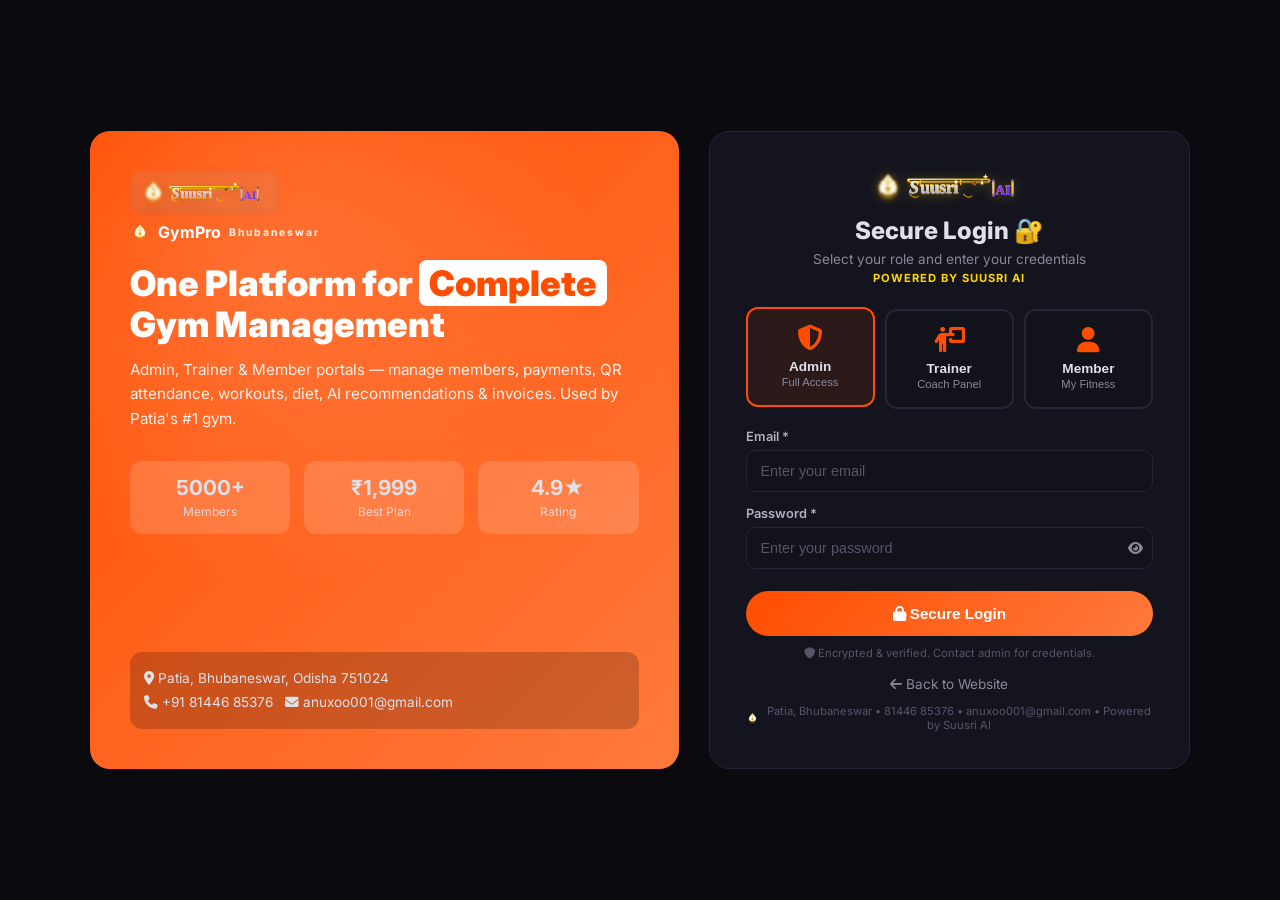
<file: login.html>
<!DOCTYPE html>
<html lang="en">
<head>
<meta charset="UTF-8">
<meta name="viewport" content="width=device-width, initial-scale=1.0">
<title>Login — GymPro Bhubaneswar Management System | Powered by Suusri AI</title>
<link rel="icon" type="image/svg+xml" href="images/suusri-ai-icon.svg">
<link rel="icon" type="image/png" href="images/suusri-ai-logo.png">
<link href="https://fonts.googleapis.com/css2?family=Inter:wght@400;500;600;700;800;900&display=swap" rel="stylesheet">
<link rel="stylesheet" href="https://cdnjs.cloudflare.com/ajax/libs/font-awesome/6.5.0/css/all.min.css">
<style>
*{margin:0;padding:0;box-sizing:border-box}
:root{--primary:#ff4d00;--secondary:#00e5a0;--dark:#0a0a0f;--dark2:#12121a;--card:#14141e;--border:#252535;--gradient:linear-gradient(135deg,#ff4d00,#ff7a3d)}
body{font-family:'Inter',sans-serif;background:var(--dark);color:#e0e0e8;min-height:100vh;display:flex;align-items:center;justify-content:center;padding:20px}
.login-wrap{width:100%;max-width:1100px;display:grid;grid-template-columns:1.1fr 0.9fr;gap:30px;align-items:stretch}
.login-hero{background:var(--gradient);border-radius:20px;padding:40px;display:flex;flex-direction:column;justify-content:space-between;position:relative;overflow:hidden}
.login-hero::after{content:'';position:absolute;inset:0;background:radial-gradient(circle at 30% 20%,rgba(255,255,255,0.15),transparent 50%)}
.login-hero > *{position:relative;z-index:1}
.logo{font-size:1.8rem;font-weight:900;display:flex;align-items:center;gap:10px;color:#fff}
.logo small{display:block;font-size:0.65rem;letter-spacing:2px;opacity:0.9}
.hero-title{font-size:2.2rem;font-weight:900;line-height:1.15;margin:20px 0 14px;color:#fff}
.hero-title span{background:#fff;color:var(--primary);padding:2px 10px;border-radius:8px}
.hero-desc{color:rgba(255,255,255,0.9);font-size:0.95rem;line-height:1.6}
.hero-stats{display:grid;grid-template-columns:repeat(3,1fr);gap:14px;margin-top:30px}
.hstat{background:rgba(255,255,255,0.15);backdrop-filter:blur(10px);border-radius:12px;padding:14px;text-align:center}
.hstat strong{display:block;font-size:1.3rem}
.hstat span{font-size:0.75rem;opacity:0.9}
.hero-contact{margin-top:30px;padding:14px;background:rgba(0,0,0,0.2);border-radius:12px;font-size:0.85rem;line-height:1.8}
.login-card{background:var(--card);border:1px solid var(--border);border-radius:20px;padding:36px;display:flex;flex-direction:column}
.card-head{text-align:center;margin-bottom:24px}
.card-head h2{font-size:1.5rem;font-weight:800}
.card-head p{color:#888899;font-size:0.85rem;margin-top:6px}
.role-grid{display:grid;grid-template-columns:repeat(3,1fr);gap:10px;margin-bottom:20px}
.role-btn{padding:16px 8px;border:2px solid var(--border);background:var(--dark2);border-radius:12px;cursor:pointer;text-align:center;transition:all 0.2s;color:#e0e0e8}
.role-btn.active{border-color:var(--primary);background:rgba(255,77,0,0.1);transform:translateY(-2px)}
.role-btn i{font-size:1.6rem;display:block;margin-bottom:8px;color:var(--primary)}
.role-btn strong{font-size:0.85rem;display:block}
.role-btn small{font-size:0.7rem;color:#888899}
.form-group{margin-bottom:14px}
.form-group label{font-size:0.8rem;color:#b0b0c0;font-weight:600;margin-bottom:6px;display:block}
.form-group input, .form-group select{width:100%;padding:12px 14px;background:var(--dark2);border:1px solid var(--border);border-radius:10px;color:#fff;outline:none;font-size:0.9rem}
.form-group input:focus, .form-group select:focus{border-color:var(--primary)}
.form-group input::placeholder{color:#55556a}
.btn-primary{width:100%;padding:14px;background:var(--gradient);border:none;border-radius:50px;color:#fff;font-weight:700;cursor:pointer;font-size:0.95rem;margin-top:8px;transition:all 0.2s}
.btn-primary:hover{transform:translateY(-1px);box-shadow:0 8px 20px rgba(255,77,0,0.3)}
.back-link{display:block;text-align:center;margin-top:16px;font-size:0.85rem;color:#888899;text-decoration:none}
.back-link:hover{color:var(--primary)}
.toast{position:fixed;bottom:20px;left:50%;transform:translateX(-50%) translateY(80px);background:#00e5a0;color:#0a0a0f;padding:12px 20px;border-radius:50px;font-weight:700;font-size:0.85rem;opacity:0;transition:all 0.3s;z-index:99}
.toast.show{transform:translateX(-50%) translateY(0);opacity:1}
@media(max-width:900px){.login-wrap{grid-template-columns:1fr}.login-hero{padding:30px 24px}}
@media(max-width:480px){.role-grid{grid-template-columns:1fr}.hero-title{font-size:1.7rem}}
</style>
</head>
<body>
<div class="login-wrap">
  <div class="login-hero">
    <div>
      <div class="logo" style="flex-direction:column;align-items:flex-start;gap:8px"><img src="images/suusri-ai-logo.svg" alt="Suusri AI" style="height:42px;width:auto;max-width:260px;object-fit:contain;filter:drop-shadow(0 2px 8px rgba(0,0,0,0.3));background:rgba(255,255,255,0.08);padding:6px 10px;border-radius:10px;backdrop-filter:blur(6px)" onerror="this.onerror=null;this.src='images/suusri-ai-logo.png'"><span style="display:flex;align-items:center;gap:8px;font-size:1rem;font-weight:700"><img src="images/suusri-ai-icon.svg" alt="" style="height:22px;width:auto" onerror="this.style.display='none'"> GymPro <small>Bhubaneswar</small></span></div>
      <h1 class="hero-title">One Platform for <span>Complete</span> Gym Management</h1>
      <p class="hero-desc">Admin, Trainer & Member portals — manage members, payments, QR attendance, workouts, diet, AI recommendations & invoices. Used by Patia's #1 gym.</p>
      <div class="hero-stats">
        <div class="hstat"><strong>5000+</strong><span>Members</span></div>
        <div class="hstat"><strong>₹1,999</strong><span>Best Plan</span></div>
        <div class="hstat"><strong>4.9★</strong><span>Rating</span></div>
      </div>
    </div>
    <div class="hero-contact">
      <div><i class="fas fa-location-dot"></i> Patia, Bhubaneswar, Odisha 751024</div>
      <div><i class="fas fa-phone"></i> +91 81446 85376 &nbsp; <i class="fas fa-envelope"></i> anuxoo001@gmail.com</div>
    </div>
  </div>
  <div class="login-card">
    <div class="card-head">
      <div style="display:flex;justify-content:center;margin-bottom:12px"><img src="images/suusri-ai-logo.svg" alt="Suusri AI" style="height:36px;width:auto;max-width:220px;object-fit:contain;filter:drop-shadow(0 1px 6px rgba(255,215,0,0.3))" onerror="this.onerror=null;this.src='images/suusri-ai-logo.png'"></div>
      <h2>Secure Login 🔐</h2>
      <p>Select your role and enter your credentials</p>
      <p style="font-size:0.7rem;color:#FFD700;margin-top:4px;letter-spacing:1px;font-weight:700">POWERED BY SUUSRI AI</p>
    </div>
    <div class="role-grid">
      <button class="role-btn active" data-role="admin"><i class="fas fa-shield-halved"></i><strong>Admin</strong><small>Full Access</small></button>
      <button class="role-btn" data-role="trainer"><i class="fas fa-person-chalkboard"></i><strong>Trainer</strong><small>Coach Panel</small></button>
      <button class="role-btn" data-role="member"><i class="fas fa-user"></i><strong>Member</strong><small>My Fitness</small></button>
    </div>
    <form id="loginForm">
      <div class="form-group"><label>Email *</label><input type="email" id="loginEmail" placeholder="Enter your email" required autocomplete="email"></div>
      <div class="form-group"><label>Password *</label>
        <div style="position:relative"><input type="password" id="loginPass" placeholder="Enter your password" required style="padding-right:40px" autocomplete="current-password"><button type="button" id="togglePass" style="position:absolute;right:10px;top:50%;transform:translateY(-50%);background:transparent;border:none;color:#888899;cursor:pointer"><i class="fas fa-eye"></i></button></div>
      </div>
      <p id="loginError" style="display:none;background:rgba(255,59,48,0.12);border:1px solid rgba(255,59,48,0.25);color:#ff3b30;padding:10px;border-radius:8px;font-size:0.8rem;margin-bottom:10px"></p>
      <button type="submit" class="btn-primary"><i class="fas fa-lock"></i> Secure Login</button>
      <p style="text-align:center;margin-top:10px;font-size:0.7rem;color:#55556a"><i class="fas fa-shield"></i> Encrypted & verified. Contact admin for credentials.</p>
    </form>
    <a href="index.html" class="back-link"><i class="fas fa-arrow-left"></i> Back to Website</a>
    <p style="text-align:center;margin-top:12px;font-size:0.7rem;color:#55556a;display:flex;align-items:center;justify-content:center;gap:6px"><img src="images/suusri-ai-icon.svg" alt="Suusri AI" style="height:14px;width:auto" onerror="this.style.display='none'"> Patia, Bhubaneswar • 81446 85376 • anuxoo001@gmail.com • Powered by Suusri AI</p>
  </div>
</div>
<div class="toast" id="toast"></div>
<div class="toast" id="toastErr" style="background:#ff3b30"></div>
<script src="js/app.js"></script>
<script>
let selectedRole='admin';
document.querySelectorAll('.role-btn').forEach(b=>{
  b.addEventListener('click',()=>{
    document.querySelectorAll('.role-btn').forEach(x=>x.classList.remove('active'));
    b.classList.add('active');
    selectedRole=b.dataset.role;
    document.getElementById('loginError').style.display='none';
  });
});
document.getElementById('togglePass').addEventListener('click',()=>{
  const p=document.getElementById('loginPass');
  const i=document.querySelector('#togglePass i');
  if(p.type==='password'){ p.type='text'; i.classList.remove('fa-eye'); i.classList.add('fa-eye-slash'); }
  else { p.type='password'; i.classList.add('fa-eye'); i.classList.remove('fa-eye-slash'); }
});
document.addEventListener('DOMContentLoaded',()=>{ if(typeof GymPro!=='undefined' && GymPro.init) GymPro.init(); });
document.getElementById('loginForm').addEventListener('submit',(e)=>{
  e.preventDefault();
  const email=document.getElementById('loginEmail').value.trim();
  const pass=document.getElementById('loginPass').value;
  const err=document.getElementById('loginError');
  if(!email || !pass){ err.textContent='Please enter email and password.'; err.style.display='block'; return; }
  if(pass.length < 8){ err.textContent='Password must be at least 8 characters.'; err.style.display='block'; return; }
  if(typeof GymPro==='undefined' || !GymPro.authenticate){ err.textContent='System error — app.js not loaded'; err.style.display='block'; return; }
  const res=GymPro.authenticate(selectedRole, email, pass);
  if(!res.success){
    err.textContent='❌ '+res.message;
    err.style.display='block';
    showToastErr(res.message);
    const card=document.querySelector('.login-card');
    card.style.animation='shake 0.3s'; setTimeout(()=> card.style.animation='',300);
    return;
  }
  err.style.display='none';
  const user={ ...res.user, loginAt: new Date().toISOString() };
  localStorage.setItem('gympro_currentUser', JSON.stringify(user));
  showToast('✅ Secure login success as '+selectedRole.toUpperCase()+' — Redirecting...');
  setTimeout(()=> location.href='dashboard.html?role='+selectedRole, 600);
});
function showToast(m){
  const t=document.getElementById('toast'); t.textContent=m; t.classList.add('show'); setTimeout(()=>t.classList.remove('show'),2500);
}
function showToastErr(m){
  const t=document.getElementById('toastErr'); if(!t) return; t.textContent=m; t.classList.add('show'); t.style.opacity='1'; t.style.transform='translateX(-50%) translateY(0)'; setTimeout(()=>{ t.classList.remove('show'); t.style.opacity='0'; t.style.transform='translateX(-50%) translateY(80px)'; },3500);
}
const style=document.createElement('style'); style.textContent='@keyframes shake{0%,100%{transform:translateX(0)}25%{transform:translateX(-6px)}75%{transform:translateX(6px)}}'; document.head.appendChild(style);
</script>
</body>
</html>
</file>
